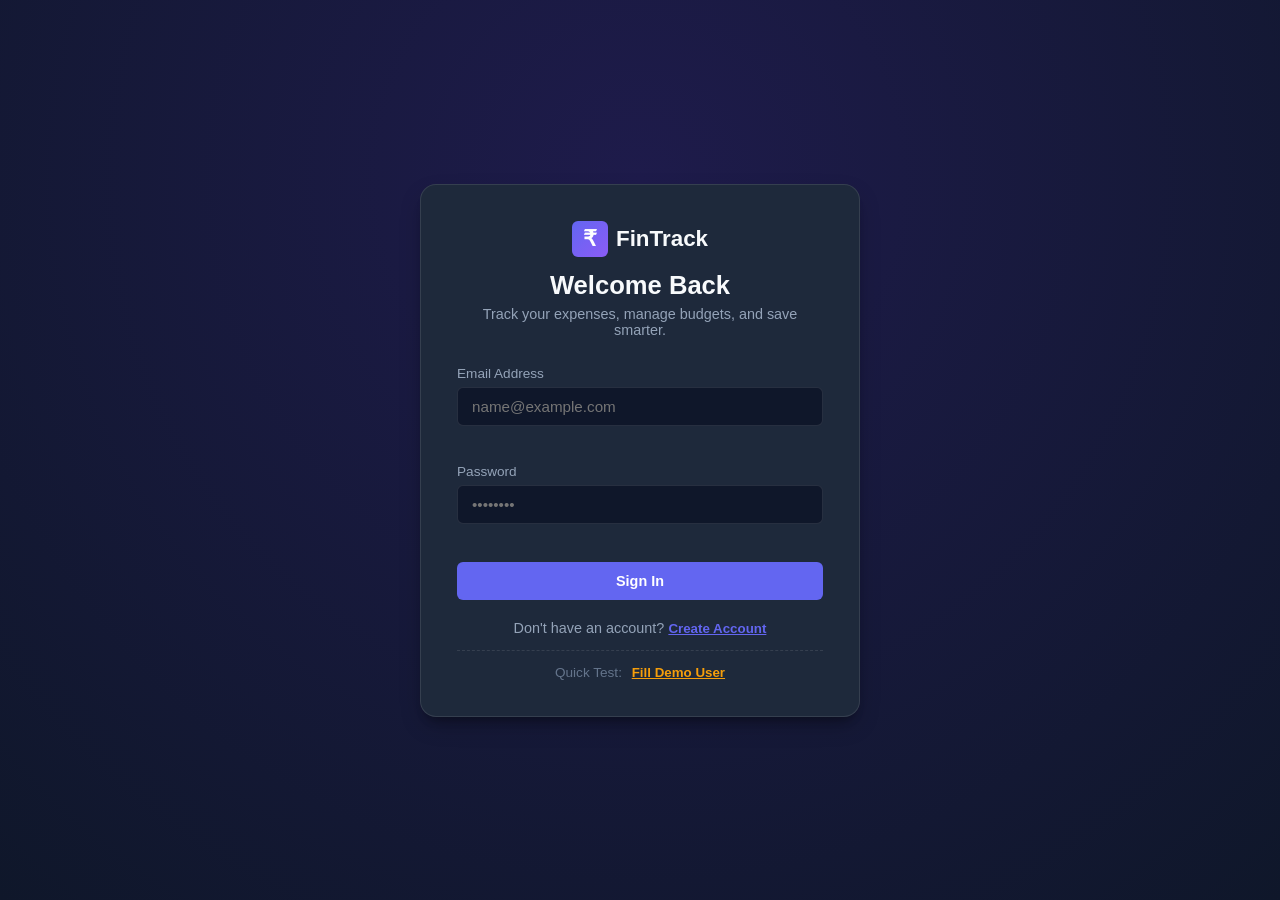
<file: expense-tracker/src/main/resources/static/index.html>
<!DOCTYPE html>
<html lang="en">
<head>
    <meta charset="UTF-8">
    <meta name="viewport" content="width=device-width, initial-scale=1.0">
    <meta name="description" content="Personal Finance and Expense Tracker with analytics, budget alerts, and data export.">
    <title>Expense Tracker - Smart Personal Finance</title>
    <link rel="stylesheet" href="style.css">
</head>
<body>
    <!-- Toast notification container -->
    <div id="toast-container" class="toast-container" aria-live="polite"></div>

    <!-- AUTH SECTION -->
    <div id="auth-section" class="auth-wrapper">
        <div class="auth-container">
            <div class="auth-header">
                <div class="brand-logo">
                    <span class="brand-icon">₹</span>
                    <span class="brand-name">FinTrack</span>
                </div>
                <h1 class="auth-title" id="auth-heading">Welcome Back</h1>
                <p class="auth-subtitle" id="auth-subheading">Track your expenses, manage budgets, and save smarter.</p>
            </div>

            <!-- Login Form -->
            <form id="login-form" class="auth-form" novalidate>
                <div class="form-group">
                    <label for="login-email">Email Address</label>
                    <input type="email" id="login-email" required placeholder="name@example.com" autocomplete="username">
                    <span class="field-error" id="login-email-error"></span>
                </div>
                <div class="form-group">
                    <label for="login-password">Password</label>
                    <input type="password" id="login-password" required placeholder="••••••••" autocomplete="current-password">
                    <span class="field-error" id="login-password-error"></span>
                </div>
                <button type="submit" id="login-btn" class="btn btn-primary btn-block">Sign In</button>
                <div class="auth-switch">
                    <span>Don't have an account?</span>
                    <button type="button" id="switch-to-register-btn" class="btn-link">Create Account</button>
                </div>
                <div class="demo-quick-login">
                    <span>Quick Test:</span>
                    <button type="button" id="demo-fill-btn" class="btn-link-demo">Fill Demo User</button>
                </div>
            </form>

            <!-- Register Form -->
            <form id="register-form" class="auth-form hidden" novalidate>
                <div class="form-group">
                    <label for="reg-name">Full Name</label>
                    <input type="text" id="reg-name" required placeholder="John Doe">
                    <span class="field-error" id="reg-name-error"></span>
                </div>
                <div class="form-group">
                    <label for="reg-email">Email Address</label>
                    <input type="email" id="reg-email" required placeholder="name@example.com" autocomplete="username">
                    <span class="field-error" id="reg-email-error"></span>
                </div>
                <div class="form-group">
                    <label for="reg-password">Password (min 8 chars, letter + digit)</label>
                    <input type="password" id="reg-password" required placeholder="••••••••" autocomplete="new-password">
                    <span class="field-error" id="reg-password-error"></span>
                </div>
                <div class="form-group">
                    <label for="reg-currency">Currency Symbol / Code</label>
                    <select id="reg-currency">
                        <option value="INR" selected>INR (₹)</option>
                        <option value="USD">USD ($)</option>
                        <option value="EUR">EUR (€)</option>
                        <option value="GBP">GBP (£)</option>
                    </select>
                </div>
                <button type="submit" id="register-btn" class="btn btn-primary btn-block">Create Account</button>
                <div class="auth-switch">
                    <span>Already have an account?</span>
                    <button type="button" id="switch-to-login-btn" class="btn-link">Sign In</button>
                </div>
            </form>
        </div>
    </div>

    <!-- MAIN APP SECTION -->
    <div id="app-section" class="app-layout hidden">
        <!-- Navigation Header -->
        <header class="app-header">
            <div class="header-left">
                <div class="brand-logo">
                    <span class="brand-icon">₹</span>
                    <span class="brand-name">FinTrack</span>
                </div>
                <nav class="nav-tabs">
                    <button type="button" class="nav-tab active" id="tab-dashboard" data-tab="dashboard">Dashboard</button>
                    <button type="button" class="nav-tab" id="tab-transactions" data-tab="transactions">Transactions</button>
                    <button type="button" class="nav-tab" id="tab-categories" data-tab="categories">Categories</button>
                    <button type="button" class="nav-tab" id="tab-budgets" data-tab="budgets">Budgets</button>
                </nav>
            </div>
            <div class="header-right">
                <div class="user-badge" id="user-badge">
                    <span class="user-avatar" id="user-avatar">U</span>
                    <div class="user-meta">
                        <span class="user-name" id="user-name-display">User</span>
                        <span class="user-currency" id="user-currency-display">INR</span>
                    </div>
                </div>
                <a href="/swagger-ui.html" target="_blank" class="btn btn-outline btn-sm" id="swagger-link" title="Open API Documentation">API Docs</a>
                <button type="button" id="logout-btn" class="btn btn-danger btn-sm">Log Out</button>
            </div>
        </header>

        <!-- Main Content Area -->
        <main class="app-content">
            <!-- 1. DASHBOARD VIEW -->
            <section id="view-dashboard" class="content-view active">
                <div class="view-header">
                    <div>
                        <h2>Financial Overview</h2>
                        <p class="text-muted">Real-time breakdown of your income, expenses, and savings rate</p>
                    </div>
                    <div class="date-filter-group">
                        <label for="dash-from">From:</label>
                        <input type="date" id="dash-from">
                        <label for="dash-to">To:</label>
                        <input type="date" id="dash-to">
                        <button type="button" id="dash-apply-btn" class="btn btn-primary btn-sm">Apply</button>
                        <button type="button" id="dash-reset-btn" class="btn btn-outline btn-sm">This Month</button>
                    </div>
                </div>

                <!-- Metric Cards -->
                <div class="stats-grid">
                    <div class="stat-card stat-income">
                        <div class="stat-header">
                            <span class="stat-title">Total Income</span>
                            <span class="stat-badge income">Income</span>
                        </div>
                        <div class="stat-value" id="stat-income-val">₹0.00</div>
                        <div class="stat-sub" id="stat-count-val">0 transactions</div>
                    </div>
                    <div class="stat-card stat-expense">
                        <div class="stat-header">
                            <span class="stat-title">Total Expense</span>
                            <span class="stat-badge expense">Expense</span>
                        </div>
                        <div class="stat-value" id="stat-expense-val">₹0.00</div>
                        <div class="stat-sub" id="stat-daily-avg-val">Avg daily: ₹0.00</div>
                    </div>
                    <div class="stat-card stat-net">
                        <div class="stat-header">
                            <span class="stat-title">Net Savings</span>
                            <span class="stat-badge net">Net</span>
                        </div>
                        <div class="stat-value" id="stat-net-val">₹0.00</div>
                        <div class="stat-sub" id="stat-highest-expense-val">Peak expense: ₹0.00</div>
                    </div>
                    <div class="stat-card stat-rate">
                        <div class="stat-header">
                            <span class="stat-title">Savings Rate</span>
                            <span class="stat-badge rate">Rate</span>
                        </div>
                        <div class="stat-value" id="stat-rate-val">0.00%</div>
                        <div class="stat-sub">Target: &gt; 20%</div>
                    </div>
                </div>

                <!-- Charts Section -->
                <div class="charts-grid">
                    <div class="card chart-card">
                        <div class="card-header">
                            <h3>Expenses by Category</h3>
                            <span class="card-subtitle">Distribution across categories</span>
                        </div>
                        <div class="canvas-wrapper">
                            <canvas id="categoryCanvas" width="340" height="340"></canvas>
                        </div>
                        <div id="category-legend" class="chart-legend"></div>
                    </div>

                    <div class="card chart-card">
                        <div class="card-header">
                            <h3>Monthly Trend</h3>
                            <span class="card-subtitle">Income vs Expenses (12 months)</span>
                        </div>
                        <div class="canvas-wrapper">
                            <canvas id="monthlyCanvas" width="560" height="340"></canvas>
                        </div>
                        <div class="monthly-legend">
                            <span class="legend-indicator" style="background:#10B981;"></span> Income
                            <span class="legend-indicator" style="background:#EF4444; margin-left: 1rem;"></span> Expense
                        </div>
                    </div>
                </div>

                <!-- Active Budgets Preview -->
                <div class="card">
                    <div class="card-header">
                        <h3>Monthly Budget Progress</h3>
                        <span class="card-subtitle" id="dash-budget-month-label">Current Month</span>
                    </div>
                    <div id="dash-budget-progress-container" class="budget-progress-list">
                        <!-- Rendered by JS -->
                    </div>
                </div>
            </section>

            <!-- 2. TRANSACTIONS VIEW -->
            <section id="view-transactions" class="content-view">
                <div class="view-header">
                    <div>
                        <h2>Transactions</h2>
                        <p class="text-muted">Manage, filter, and inspect your financial records</p>
                    </div>
                    <div class="view-actions">
                        <button type="button" id="export-csv-btn" class="btn btn-outline">Download CSV</button>
                        <button type="button" id="add-transaction-modal-btn" class="btn btn-primary">+ Add Transaction</button>
                    </div>
                </div>

                <!-- Filter Controls -->
                <div class="filter-card">
                    <div class="filter-grid">
                        <div class="filter-group">
                            <label for="filter-search">Search</label>
                            <input type="text" id="filter-search" placeholder="Search description...">
                        </div>
                        <div class="filter-group">
                            <label for="filter-type">Type</label>
                            <select id="filter-type">
                                <option value="">All Types</option>
                                <option value="INCOME">Income</option>
                                <option value="EXPENSE">Expense</option>
                            </select>
                        </div>
                        <div class="filter-group">
                            <label for="filter-category">Category</label>
                            <select id="filter-category">
                                <option value="">All Categories</option>
                            </select>
                        </div>
                        <div class="filter-group">
                            <label for="filter-payment">Payment</label>
                            <select id="filter-payment">
                                <option value="">All Methods</option>
                                <option value="CASH">Cash</option>
                                <option value="CARD">Card</option>
                                <option value="UPI">UPI</option>
                                <option value="BANK_TRANSFER">Bank Transfer</option>
                                <option value="OTHER">Other</option>
                            </select>
                        </div>
                        <div class="filter-group">
                            <label for="filter-from">From</label>
                            <input type="date" id="filter-from">
                        </div>
                        <div class="filter-group">
                            <label for="filter-to">To</label>
                            <input type="date" id="filter-to">
                        </div>
                        <div class="filter-group">
                            <label for="filter-min">Min Amount</label>
                            <input type="number" id="filter-min" step="0.01" min="0" placeholder="0.00">
                        </div>
                        <div class="filter-group">
                            <label for="filter-max">Max Amount</label>
                            <input type="number" id="filter-max" step="0.01" min="0" placeholder="Max">
                        </div>
                    </div>
                    <div class="filter-footer">
                        <button type="button" id="apply-filters-btn" class="btn btn-primary btn-sm">Filter</button>
                        <button type="button" id="reset-filters-btn" class="btn btn-outline btn-sm">Reset</button>
                    </div>
                </div>

                <!-- Transactions Table -->
                <div class="table-responsive card">
                    <table class="data-table" id="transactions-table">
                        <thead>
                            <tr>
                                <th>Date</th>
                                <th>Description</th>
                                <th>Category</th>
                                <th>Method</th>
                                <th>Type</th>
                                <th class="text-right">Amount</th>
                                <th class="text-center">Actions</th>
                            </tr>
                        </thead>
                        <tbody id="transactions-tbody">
                            <!-- Populated via JS -->
                        </tbody>
                    </table>
                    <div id="transactions-empty" class="empty-state hidden">No transactions found matching criteria.</div>
                    
                    <!-- Pagination Bar -->
                    <div class="pagination-bar">
                        <div class="pagination-info" id="pagination-info">Showing 0 of 0</div>
                        <div class="pagination-controls">
                            <button type="button" id="prev-page-btn" class="btn btn-outline btn-sm" disabled>Previous</button>
                            <span id="page-num-display" class="page-indicator">Page 1</span>
                            <button type="button" id="next-page-btn" class="btn btn-outline btn-sm" disabled>Next</button>
                        </div>
                    </div>
                </div>
            </section>

            <!-- 3. CATEGORIES VIEW -->
            <section id="view-categories" class="content-view">
                <div class="view-header">
                    <div>
                        <h2>Categories</h2>
                        <p class="text-muted">Global default categories and your customized budget categories</p>
                    </div>
                    <button type="button" id="add-category-modal-btn" class="btn btn-primary">+ Add Category</button>
                </div>

                <div class="card">
                    <div class="categories-grid" id="categories-container">
                        <!-- Populated by JS -->
                    </div>
                </div>
            </section>

            <!-- 4. BUDGETS VIEW -->
            <section id="view-budgets" class="content-view">
                <div class="view-header">
                    <div>
                        <h2>Monthly Budgets</h2>
                        <p class="text-muted">Set spending limits and receive warnings when approaching thresholds</p>
                    </div>
                    <div class="view-actions">
                        <input type="month" id="budget-month-picker" class="month-input">
                        <button type="button" id="add-budget-modal-btn" class="btn btn-primary">+ Set Budget</button>
                    </div>
                </div>

                <div class="card">
                    <div class="card-header">
                        <h3>Budget Utilization Status</h3>
                        <span class="card-subtitle" id="budget-status-month-title">Status Report</span>
                    </div>
                    <div class="budgets-status-grid" id="budgets-status-container">
                        <!-- Populated by JS -->
                    </div>
                </div>
            </section>
        </main>
    </div>

    <!-- MODALS -->

    <!-- Transaction Modal (Create / Edit) -->
    <div id="transaction-modal" class="modal-backdrop hidden">
        <div class="modal-dialog">
            <div class="modal-header">
                <h3 id="tx-modal-title">Add Transaction</h3>
                <button type="button" class="modal-close-btn" id="close-tx-modal">&times;</button>
            </div>
            <form id="transaction-form" novalidate>
                <input type="hidden" id="tx-id">
                <div class="form-row">
                    <div class="form-group flex-1">
                        <label for="tx-type">Transaction Type</label>
                        <select id="tx-type" required>
                            <option value="EXPENSE">Expense</option>
                            <option value="INCOME">Income</option>
                        </select>
                    </div>
                    <div class="form-group flex-1">
                        <label for="tx-category">Category</label>
                        <select id="tx-category" required></select>
                    </div>
                </div>
                <div class="form-row">
                    <div class="form-group flex-1">
                        <label for="tx-amount">Amount</label>
                        <input type="number" id="tx-amount" step="0.01" min="0.01" required placeholder="0.00">
                    </div>
                    <div class="form-group flex-1">
                        <label for="tx-date">Date</label>
                        <input type="date" id="tx-date" required>
                    </div>
                </div>
                <div class="form-row">
                    <div class="form-group flex-1">
                        <label for="tx-payment">Payment Method</label>
                        <select id="tx-payment" required>
                            <option value="UPI">UPI</option>
                            <option value="CARD">Card</option>
                            <option value="CASH">Cash</option>
                            <option value="BANK_TRANSFER">Bank Transfer</option>
                            <option value="OTHER">Other</option>
                        </select>
                    </div>
                    <div class="form-group flex-1">
                        <label for="tx-description">Description</label>
                        <input type="text" id="tx-description" maxlength="255" required placeholder="e.g. Grocery shopping">
                    </div>
                </div>
                <div class="form-group">
                    <label for="tx-notes">Notes (optional)</label>
                    <textarea id="tx-notes" rows="2" placeholder="Additional details..."></textarea>
                </div>
                <div class="modal-footer">
                    <button type="button" class="btn btn-outline" id="cancel-tx-modal">Cancel</button>
                    <button type="submit" class="btn btn-primary" id="save-tx-btn">Save Transaction</button>
                </div>
            </form>
        </div>
    </div>

    <!-- Category Modal (Create / Edit) -->
    <div id="category-modal" class="modal-backdrop hidden">
        <div class="modal-dialog">
            <div class="modal-header">
                <h3 id="cat-modal-title">Add Category</h3>
                <button type="button" class="modal-close-btn" id="close-cat-modal">&times;</button>
            </div>
            <form id="category-form" novalidate>
                <input type="hidden" id="cat-id">
                <div class="form-group">
                    <label for="cat-name">Category Name</label>
                    <input type="text" id="cat-name" maxlength="100" required placeholder="e.g. Subscriptions">
                </div>
                <div class="form-row">
                    <div class="form-group flex-1">
                        <label for="cat-type">Type</label>
                        <select id="cat-type" required>
                            <option value="EXPENSE">Expense</option>
                            <option value="INCOME">Income</option>
                        </select>
                    </div>
                    <div class="form-group flex-1">
                        <label for="cat-color">Color</label>
                        <input type="color" id="cat-color" value="#3B82F6">
                    </div>
                </div>
                <div class="form-group">
                    <label for="cat-icon">Icon Keyword</label>
                    <input type="text" id="cat-icon" maxlength="50" placeholder="e.g. tag, shopping-bag, coffee">
                </div>
                <div class="modal-footer">
                    <button type="button" class="btn btn-outline" id="cancel-cat-modal">Cancel</button>
                    <button type="submit" class="btn btn-primary" id="save-cat-btn">Save Category</button>
                </div>
            </form>
        </div>
    </div>

    <!-- Budget Modal (Create / Edit) -->
    <div id="budget-modal" class="modal-backdrop hidden">
        <div class="modal-dialog">
            <div class="modal-header">
                <h3 id="budget-modal-title">Set Monthly Budget</h3>
                <button type="button" class="modal-close-btn" id="close-budget-modal">&times;</button>
            </div>
            <form id="budget-form" novalidate>
                <input type="hidden" id="budget-id">
                <div class="form-group">
                    <label for="budget-month">Month (YYYY-MM)</label>
                    <input type="month" id="budget-month" required>
                </div>
                <div class="form-group">
                    <label for="budget-category">Category (Leave empty for Overall Monthly Budget)</label>
                    <select id="budget-category">
                        <option value="">Overall Monthly Budget</option>
                    </select>
                </div>
                <div class="form-group">
                    <label for="budget-limit">Limit Amount</label>
                    <input type="number" id="budget-limit" step="0.01" min="0.01" required placeholder="10000.00">
                </div>
                <div class="modal-footer">
                    <button type="button" class="btn btn-outline" id="cancel-budget-modal">Cancel</button>
                    <button type="submit" class="btn btn-primary" id="save-budget-btn">Save Budget</button>
                </div>
            </form>
        </div>
    </div>

    <script src="app.js"></script>
</body>
</html>
</file>
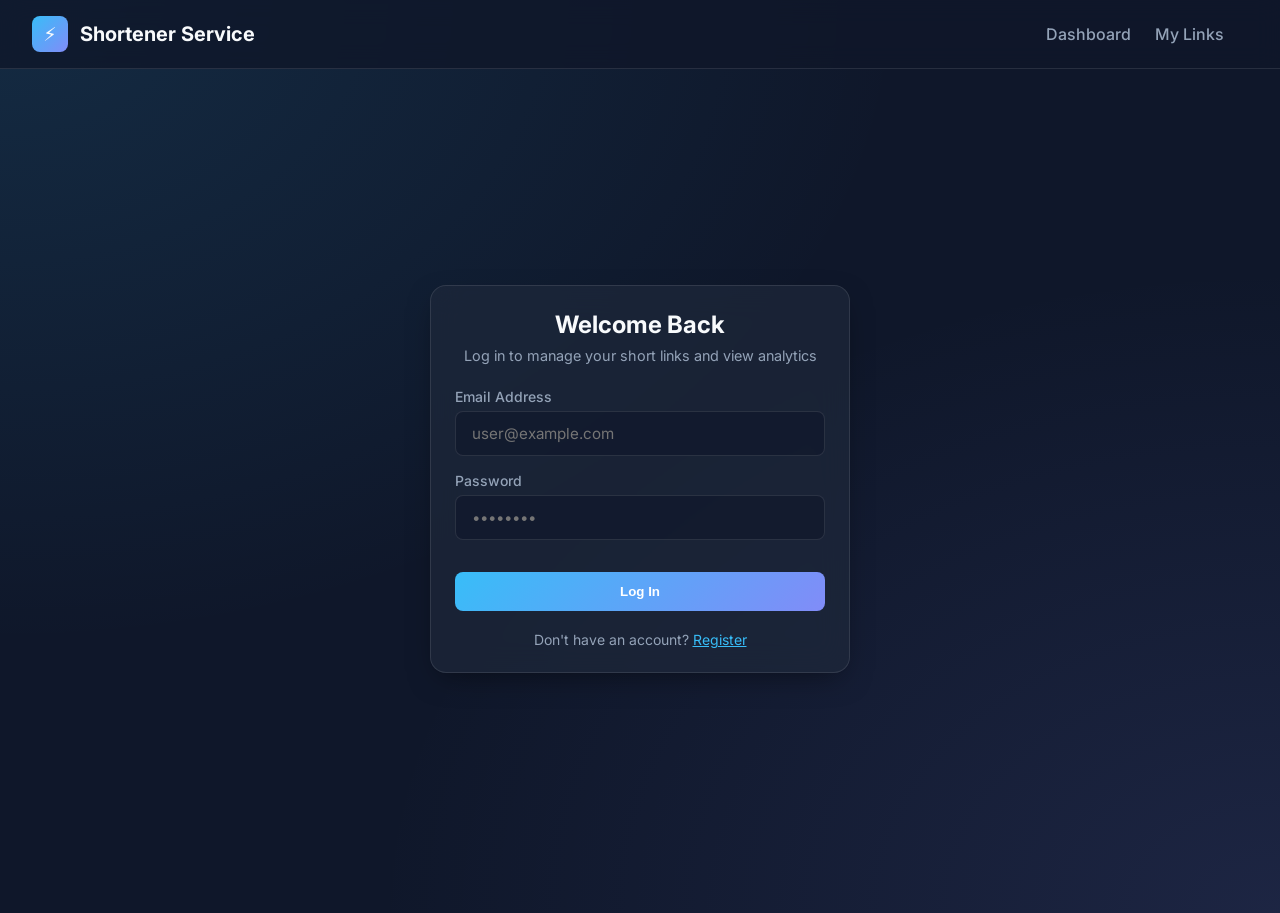
<file: url-shortener/src/main/resources/static/index.html>
<!DOCTYPE html>
<html lang="en">
<head>
    <meta charset="UTF-8">
    <meta name="viewport" content="width=device-width, initial-scale=1.0">
    <title>URL Shortener - Multi-User Analytics Platform</title>
    <link rel="stylesheet" href="style.css">
    <link rel="preconnect" href="https://fonts.googleapis.com">
    <link rel="preconnect" href="https://fonts.gstatic.com" crossorigin>
    <link href="https://fonts.googleapis.com/css2?family=Inter:wght@400;500;600;700&display=swap" rel="stylesheet">
</head>
<body>
    <header class="app-header">
        <a href="index.html" class="brand">
            <div class="brand-icon">⚡</div>
            <span>Shortener Service</span>
        </a>
        <nav class="nav-links">
            <a href="dashboard.html" class="nav-link">Dashboard</a>
            <a href="link.html" class="nav-link">My Links</a>
            <div id="user-nav"></div>
        </nav>
    </header>

    <div class="container auth-wrapper">
        <div class="panel auth-card">
            <div id="auth-header">
                <h2 style="font-size: 1.5rem; text-align: center; margin-bottom: 0.5rem;" id="form-title">Welcome Back</h2>
                <p style="text-align: center; color: var(--text-secondary); margin-bottom: 1.5rem; font-size: 0.9rem;" id="form-subtitle">Log in to manage your short links and view analytics</p>
            </div>

            <!-- Login Form -->
            <form id="login-form">
                <div class="form-group">
                    <label for="login-email">Email Address</label>
                    <input type="email" id="login-email" required placeholder="user@example.com">
                </div>
                <div class="form-group">
                    <label for="login-password">Password</label>
                    <input type="password" id="login-password" required placeholder="••••••••">
                </div>
                <button type="submit" class="btn" style="width: 100%; margin-top: 1rem;">Log In</button>
                <p style="text-align: center; margin-top: 1.25rem; font-size: 0.875rem; color: var(--text-secondary);">
                    Don't have an account? <a href="#" id="toggle-to-register" style="color: var(--accent-blue);">Register</a>
                </p>
            </form>

            <!-- Register Form -->
            <form id="register-form" style="display: none;">
                <div class="form-group">
                    <label for="reg-name">Full Name</label>
                    <input type="text" id="reg-name" required placeholder="Jane Doe">
                </div>
                <div class="form-group">
                    <label for="reg-email">Email Address</label>
                    <input type="email" id="reg-email" required placeholder="user@example.com">
                </div>
                <div class="form-group">
                    <label for="reg-password">Password (min 8 chars, 1 letter, 1 number)</label>
                    <input type="password" id="reg-password" required placeholder="••••••••">
                </div>
                <button type="submit" class="btn" style="width: 100%; margin-top: 1rem;">Create Account</button>
                <p style="text-align: center; margin-top: 1.25rem; font-size: 0.875rem; color: var(--text-secondary);">
                    Already have an account? <a href="#" id="toggle-to-login" style="color: var(--accent-blue);">Log In</a>
                </p>
            </form>
        </div>
    </div>

    <div id="toast" class="toast"></div>

    <script src="app.js"></script>
    <script>
        document.addEventListener('DOMContentLoaded', () => {
            if (App.token) {
                window.location.href = 'dashboard.html';
                return;
            }

            const loginForm = document.getElementById('login-form');
            const registerForm = document.getElementById('register-form');
            const toggleReg = document.getElementById('toggle-to-register');
            const toggleLogin = document.getElementById('toggle-to-login');
            const formTitle = document.getElementById('form-title');
            const formSubtitle = document.getElementById('form-subtitle');

            toggleReg.addEventListener('click', (e) => {
                e.preventDefault();
                loginForm.style.display = 'none';
                registerForm.style.display = 'block';
                formTitle.textContent = 'Create an Account';
                formSubtitle.textContent = 'Start shortening links with detailed click tracking';
            });

            toggleLogin.addEventListener('click', (e) => {
                e.preventDefault();
                registerForm.style.display = 'none';
                loginForm.style.display = 'block';
                formTitle.textContent = 'Welcome Back';
                formSubtitle.textContent = 'Log in to manage your short links and view analytics';
            });

            loginForm.addEventListener('submit', async (e) => {
                e.preventDefault();
                const email = document.getElementById('login-email').value;
                const password = document.getElementById('login-password').value;

                try {
                    const res = await App.fetchApi('/api/auth/login', {
                        method: 'POST',
                        body: JSON.stringify({ email, password })
                    });
                    App.setSession(res.token, { id: res.userId, email: res.email, name: res.name });
                    App.showToast('Login successful!');
                    setTimeout(() => window.location.href = 'dashboard.html', 500);
                } catch (err) {
                    App.showToast(err.message, 'error');
                }
            });

            registerForm.addEventListener('submit', async (e) => {
                e.preventDefault();
                const name = document.getElementById('reg-name').value;
                const email = document.getElementById('reg-email').value;
                const password = document.getElementById('reg-password').value;

                try {
                    const res = await App.fetchApi('/api/auth/register', {
                        method: 'POST',
                        body: JSON.stringify({ name, email, password })
                    });
                    App.setSession(res.token, { id: res.userId, email: res.email, name: res.name });
                    App.showToast('Registration successful!');
                    setTimeout(() => window.location.href = 'dashboard.html', 500);
                } catch (err) {
                    App.showToast(err.message, 'error');
                }
            });
        });
    </script>
</body>
</html>
</file>
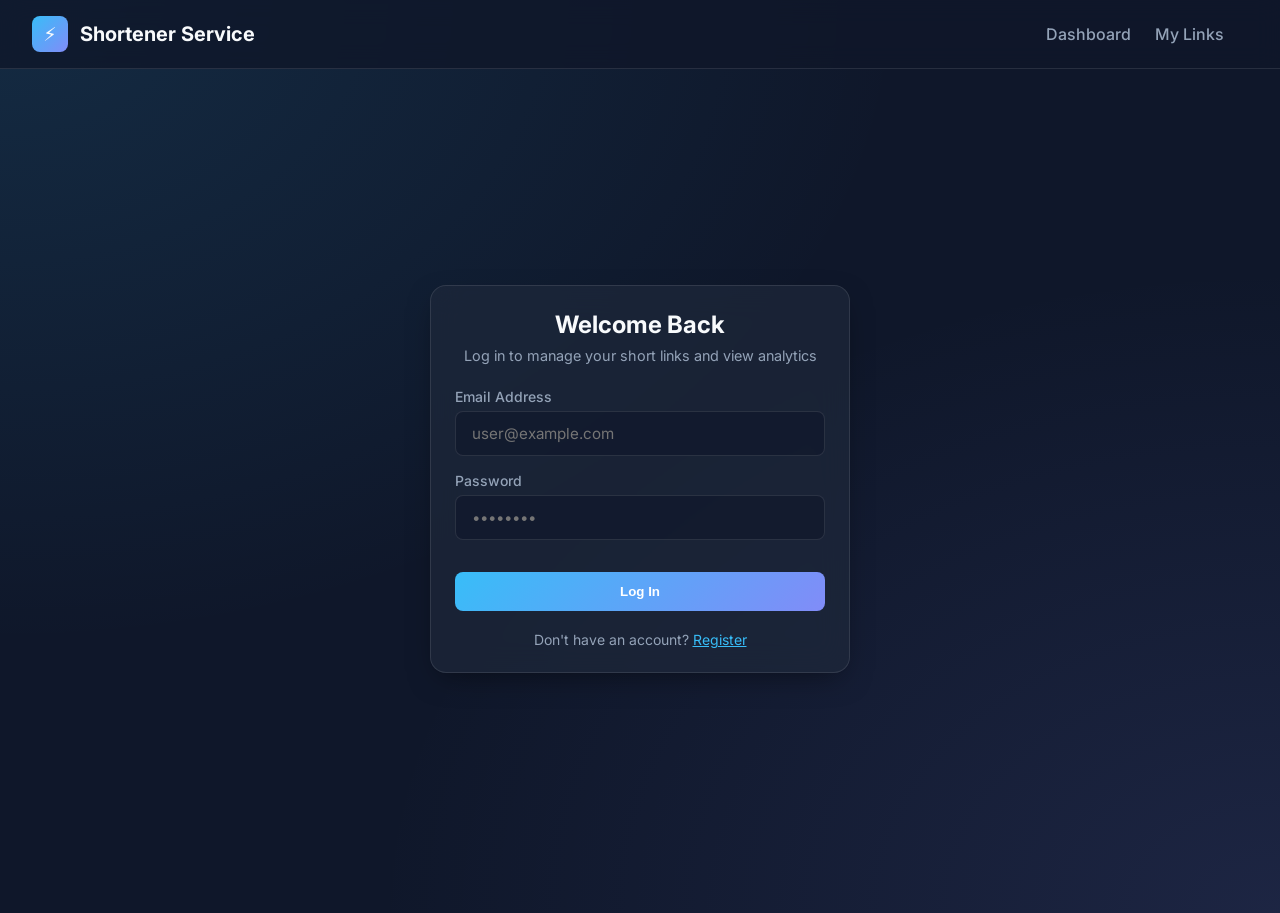
<file: url-shortener/src/main/resources/static/dashboard.html>
<!DOCTYPE html>
<html lang="en">
<head>
    <meta charset="UTF-8">
    <meta name="viewport" content="width=device-width, initial-scale=1.0">
    <title>Dashboard - URL Shortener Platform</title>
    <link rel="stylesheet" href="style.css">
    <link rel="preconnect" href="https://fonts.googleapis.com">
    <link rel="preconnect" href="https://fonts.gstatic.com" crossorigin>
    <link href="https://fonts.googleapis.com/css2?family=Inter:wght@400;500;600;700&display=swap" rel="stylesheet">
</head>
<body>
    <header class="app-header">
        <a href="index.html" class="brand">
            <div class="brand-icon">⚡</div>
            <span>Shortener Service</span>
        </a>
        <nav class="nav-links">
            <a href="dashboard.html" class="nav-link active">Dashboard</a>
            <a href="link.html" class="nav-link">My Links</a>
            <div id="user-nav"></div>
        </nav>
    </header>

    <div class="container">
        <!-- Overview Stat Cards -->
        <div class="stats-grid">
            <div class="stat-card">
                <span class="stat-label">Total Short Links</span>
                <span class="stat-value" id="stat-total-links">0</span>
                <span class="stat-badge badge-success" id="stat-active-links">0 Active</span>
            </div>
            <div class="stat-card">
                <span class="stat-label">Total Link Clicks</span>
                <span class="stat-value" id="stat-total-clicks">0</span>
                <span class="stat-badge badge-success" id="stat-trend-badge">+0% vs prev</span>
            </div>
            <div class="stat-card">
                <span class="stat-label">Unique Visitors</span>
                <span class="stat-value" id="stat-unique-visitors">0</span>
                <span class="stat-label" style="font-size:0.75rem;">Hashed privacy protected</span>
            </div>
            <div class="stat-card">
                <span class="stat-label">Clicks Recorded Today</span>
                <span class="stat-value" id="stat-clicks-today">0</span>
                <span class="stat-badge badge-success">Live Tracking</span>
            </div>
        </div>

        <!-- Clicks Over Time Line Chart Panel -->
        <div class="panel">
            <div class="panel-title">
                <span>Click Performance Trend</span>
                <div style="display: flex; gap: 0.5rem;">
                    <button class="btn btn-secondary btn-sm" onclick="loadDashboardData(7)">7 Days</button>
                    <button class="btn btn-secondary btn-sm" onclick="loadDashboardData(30)">30 Days</button>
                    <button class="btn btn-secondary btn-sm" onclick="loadDashboardData(90)">90 Days</button>
                </div>
            </div>
            <canvas id="overview-line-chart" height="260"></canvas>
        </div>

        <!-- Top Links Table & Breakdown Grid -->
        <div style="display: grid; grid-template-columns: 2fr 1fr; gap: 1.5rem;">
            <div class="panel">
                <div class="panel-title">Top Performing Short Links</div>
                <div class="table-container">
                    <table>
                        <thead>
                            <tr>
                                <th>Short Code</th>
                                <th>Title / Destination</th>
                                <th>Clicks</th>
                                <th>Action</th>
                            </tr>
                        </thead>
                        <tbody id="top-links-tbody">
                            <tr><td colspan="4" style="text-align: center; color: var(--text-muted);">Loading top links...</td></tr>
                        </tbody>
                    </table>
                </div>
            </div>

            <div class="panel">
                <div class="panel-title">Device Breakdown</div>
                <canvas id="device-doughnut-chart" height="220"></canvas>
            </div>
        </div>
    </div>

    <div id="toast" class="toast"></div>

    <script src="app.js"></script>
    <script>
        document.addEventListener('DOMContentLoaded', () => {
            if (!App.token) {
                window.location.href = 'index.html';
                return;
            }
            loadDashboardData(30);
        });

        async function loadDashboardData(days = 30) {
            try {
                const to = new Date().toISOString();
                const fromDate = new Date();
                fromDate.setDate(fromDate.getDate() - days);
                const from = fromDate.toISOString();

                // Fetch overview stats
                const overview = await App.fetchApi(`/api/analytics/overview?from=${encodeURIComponent(from)}&to=${encodeURIComponent(to)}`);

                document.getElementById('stat-total-links').textContent = overview.totalLinks;
                document.getElementById('stat-active-links').textContent = `${overview.activeLinks} Active`;
                document.getElementById('stat-total-clicks').textContent = overview.totalClicks.toLocaleString();
                document.getElementById('stat-unique-visitors').textContent = overview.uniqueVisitors.toLocaleString();
                document.getElementById('stat-clicks-today').textContent = overview.clicksToday.toLocaleString();

                const trendBadge = document.getElementById('stat-trend-badge');
                if (overview.clickChangePercent >= 0) {
                    trendBadge.textContent = `+${overview.clickChangePercent}% vs prev`;
                    trendBadge.className = 'stat-badge badge-success';
                } else {
                    trendBadge.textContent = `${overview.clickChangePercent}% vs prev`;
                    trendBadge.className = 'stat-badge badge-warning';
                }

                // Render Top Links Table
                const tbody = document.getElementById('top-links-tbody');
                if (!overview.topLinks || overview.topLinks.length === 0) {
                    tbody.innerHTML = '<tr><td colspan="4" style="text-align: center; color: var(--text-muted);">No links available yet. Create one on "My Links" page!</td></tr>';
                } else {
                    tbody.innerHTML = overview.topLinks.map(link => `
                        <tr>
                            <td><a href="/${App.escapeHtml(link.shortCode)}" target="_blank" style="color: var(--accent-blue); font-weight: 600;">/${App.escapeHtml(link.shortCode)}</a></td>
                            <td style="max-width: 280px; overflow: hidden; text-overflow: ellipsis; white-space: nowrap;">
                                <strong>${App.escapeHtml(link.title || 'Untitled')}</strong><br>
                                <span style="font-size: 0.8rem; color: var(--text-secondary);">${App.escapeHtml(link.originalUrl)}</span>
                            </td>
                            <td><strong style="color: var(--accent-emerald);">${link.clicks.toLocaleString()}</strong></td>
                            <td><a href="link.html?id=${link.linkId}" class="btn btn-secondary btn-sm">Analytics</a></td>
                        </tr>
                    `).join('');
                }

                // Render Chart from first link if available or synthetic time series
                if (overview.topLinks && overview.topLinks.length > 0) {
                    const topLinkId = overview.topLinks[0].linkId;
                    const linkAnalytics = await App.fetchApi(`/api/links/${topLinkId}/analytics?from=${encodeURIComponent(from)}&to=${encodeURIComponent(to)}&granularity=day`);
                    const labels = linkAnalytics.timeSeries.map(p => p.bucketKey);
                    const clicks = linkAnalytics.timeSeries.map(p => p.clicks);
                    App.Charts.drawLineChart('overview-line-chart', labels, clicks);

                    // Fetch device breakdown for top link
                    const breakdown = await App.fetchApi(`/api/links/${topLinkId}/analytics/breakdown?dimension=device&from=${encodeURIComponent(from)}&to=${encodeURIComponent(to)}`);
                    App.Charts.drawDoughnutChart('device-doughnut-chart', breakdown.items);
                } else {
                    App.Charts.drawLineChart('overview-line-chart', [], []);
                    App.Charts.drawDoughnutChart('device-doughnut-chart', []);
                }

            } catch (err) {
                App.showToast(err.message, 'error');
            }
        }
    </script>
</body>
</html>
</file>
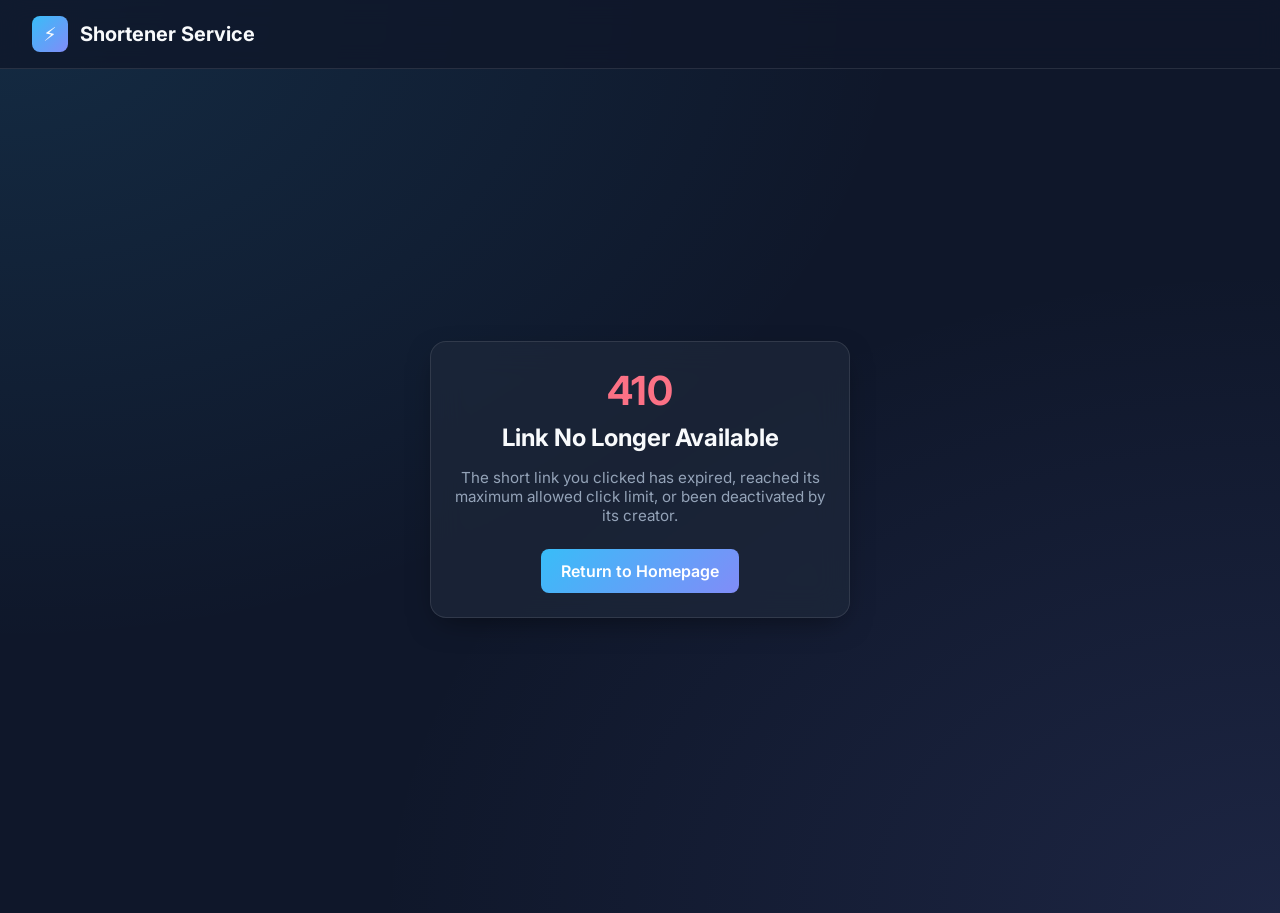
<file: url-shortener/src/main/resources/static/expired.html>
<!DOCTYPE html>
<html lang="en">
<head>
    <meta charset="UTF-8">
    <meta name="viewport" content="width=device-width, initial-scale=1.0">
    <title>410 - Link Expired or Limit Reached</title>
    <link rel="stylesheet" href="style.css">
    <link rel="preconnect" href="https://fonts.googleapis.com">
    <link rel="preconnect" href="https://fonts.gstatic.com" crossorigin>
    <link href="https://fonts.googleapis.com/css2?family=Inter:wght@400;500;600;700&display=swap" rel="stylesheet">
</head>
<body>
    <header class="app-header">
        <a href="index.html" class="brand">
            <div class="brand-icon">⚡</div>
            <span>Shortener Service</span>
        </a>
    </header>

    <div class="container auth-wrapper">
        <div class="panel auth-card" style="text-align: center;">
            <h1 style="color: var(--accent-rose); font-size: 2.5rem; margin-bottom: 0.5rem;">410</h1>
            <h2 style="margin-bottom: 1rem;">Link No Longer Available</h2>
            <p style="color: var(--text-secondary); margin-bottom: 1.5rem; font-size: 0.95rem;">
                The short link you clicked has expired, reached its maximum allowed click limit, or been deactivated by its creator.
            </p>
            <a href="index.html" class="btn">Return to Homepage</a>
        </div>
    </div>
</body>
</html>
</file>
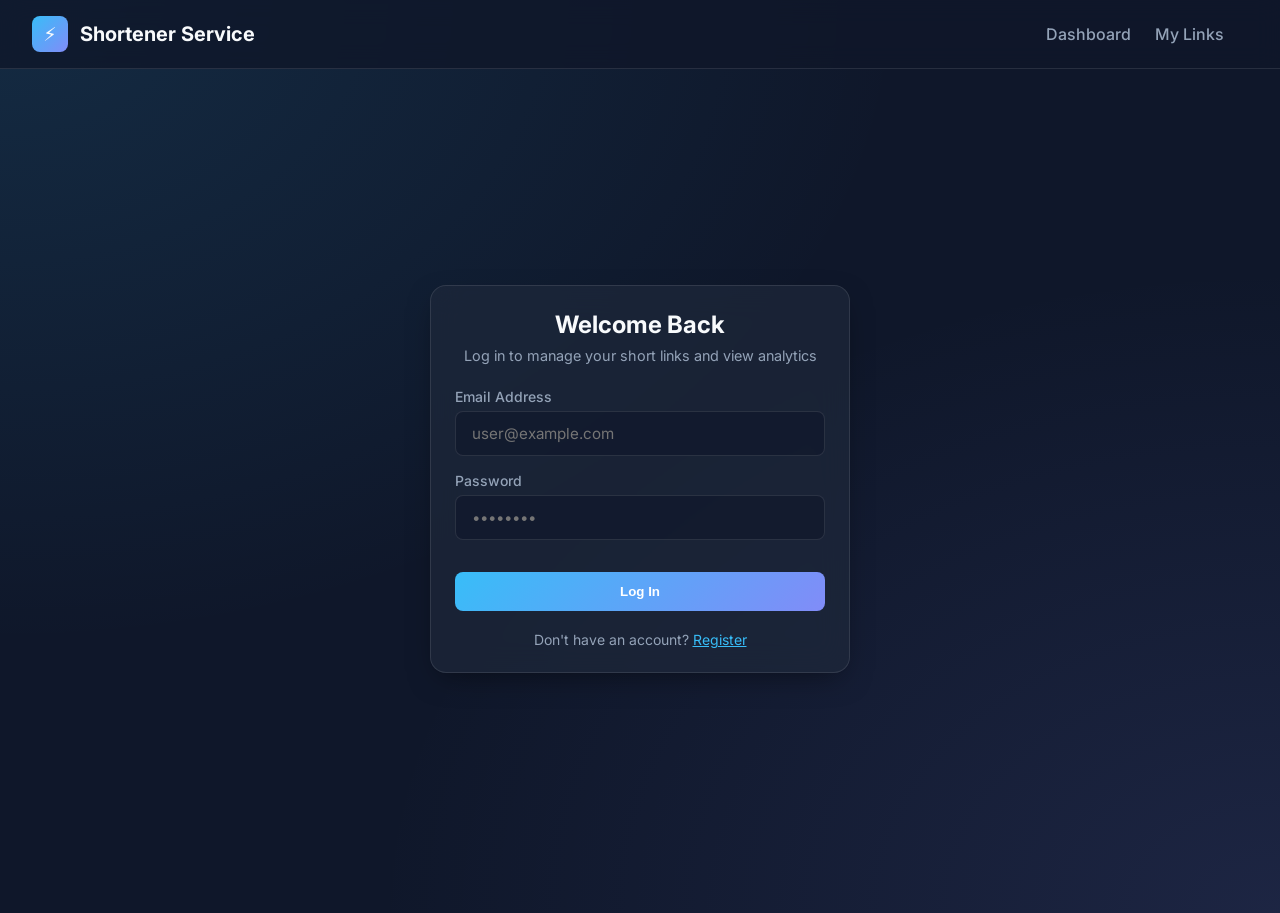
<file: url-shortener/src/main/resources/static/link.html>
<!DOCTYPE html>
<html lang="en">
<head>
    <meta charset="UTF-8">
    <meta name="viewport" content="width=device-width, initial-scale=1.0">
    <title>My Short Links - URL Shortener Platform</title>
    <link rel="stylesheet" href="style.css">
    <link rel="preconnect" href="https://fonts.googleapis.com">
    <link rel="preconnect" href="https://fonts.gstatic.com" crossorigin>
    <link href="https://fonts.googleapis.com/css2?family=Inter:wght@400;500;600;700&display=swap" rel="stylesheet">
</head>
<body>
    <header class="app-header">
        <a href="index.html" class="brand">
            <div class="brand-icon">⚡</div>
            <span>Shortener Service</span>
        </a>
        <nav class="nav-links">
            <a href="dashboard.html" class="nav-link">Dashboard</a>
            <a href="link.html" class="nav-link active">My Links</a>
            <div id="user-nav"></div>
        </nav>
    </header>

    <div class="container">
        <!-- Create Link Panel -->
        <div class="panel">
            <div class="panel-title">Shorten a New URL</div>
            <form id="create-link-form" style="display: grid; grid-template-columns: 2fr 1fr 1fr auto; gap: 1rem; align-items: end;">
                <div class="form-group" style="margin:0;">
                    <label for="new-url">Destination URL *</label>
                    <input type="url" id="new-url" required placeholder="https://example.com/long-destination-path">
                </div>
                <div class="form-group" style="margin:0;">
                    <label for="new-alias">Custom Alias (optional)</label>
                    <input type="text" id="new-alias" placeholder="my-custom-code">
                </div>
                <div class="form-group" style="margin:0;">
                    <label for="new-title">Title (optional)</label>
                    <input type="text" id="new-title" placeholder="My Campaign Link">
                </div>
                <button type="submit" class="btn">Shorten URL</button>
            </form>
        </div>

        <!-- Links Table & Search Panel -->
        <div class="panel">
            <div class="panel-title">
                <span>Manage Short Links</span>
                <div style="display: flex; gap: 0.75rem;">
                    <input type="text" id="search-input" placeholder="Search by title, code, URL..." style="padding: 0.4rem 0.8rem; font-size: 0.85rem;">
                    <button onclick="loadLinks(0)" class="btn btn-secondary btn-sm">Search</button>
                </div>
            </div>

            <div class="table-container">
                <table>
                    <thead>
                        <tr>
                            <th>Short Code & URL</th>
                            <th>Original Destination</th>
                            <th>Clicks</th>
                            <th>Active</th>
                            <th>Created</th>
                            <th>Actions</th>
                        </tr>
                    </thead>
                    <tbody id="links-tbody">
                        <tr><td colspan="6" style="text-align: center; color: var(--text-muted);">Loading links...</td></tr>
                    </tbody>
                </table>
            </div>

            <div style="display: flex; justify-content: space-between; align-items: center; margin-top: 1rem;">
                <span id="pagination-info" style="font-size: 0.85rem; color: var(--text-secondary);">Page 1</span>
                <div>
                    <button id="prev-page-btn" class="btn btn-secondary btn-sm" disabled>Previous</button>
                    <button id="next-page-btn" class="btn btn-secondary btn-sm" disabled>Next</button>
                </div>
            </div>
        </div>

        <!-- Single Link Analytics Detail View (Shown if selected or via URL param) -->
        <div class="panel" id="detail-panel" style="display: none;">
            <div class="panel-title">
                <span id="detail-title">Link Analytics</span>
                <div style="display: flex; gap: 0.5rem;">
                    <button class="btn btn-secondary btn-sm" onclick="exportCsv()">Export CSV</button>
                    <button class="btn btn-secondary btn-sm" onclick="showQrModal()">QR Code</button>
                </div>
            </div>
            <div style="display: grid; grid-template-columns: 2fr 1fr; gap: 1.5rem;">
                <div>
                    <canvas id="link-line-chart" height="240"></canvas>
                </div>
                <div>
                    <canvas id="link-referrer-chart" height="220"></canvas>
                </div>
            </div>
        </div>
    </div>

    <!-- QR Code Modal -->
    <div id="qr-modal" class="modal-overlay">
        <div class="modal" style="text-align: center;">
            <h3 style="margin-bottom: 1rem;">Link QR Code</h3>
            <img id="qr-image" src="" alt="QR Code" style="border-radius: 8px; margin-bottom: 1rem; width: 200px; height: 200px;">
            <div>
                <a id="qr-download-btn" href="" download="qr-code.png" class="btn btn-sm">Download PNG</a>
                <button onclick="closeQrModal()" class="btn btn-secondary btn-sm">Close</button>
            </div>
        </div>
    </div>

    <div id="toast" class="toast"></div>

    <script src="app.js"></script>
    <script>
        let currentPage = 0;
        let activeLinkId = null;

        document.addEventListener('DOMContentLoaded', () => {
            if (!App.token) {
                window.location.href = 'index.html';
                return;
            }

            const urlParams = new URLSearchParams(window.location.search);
            if (urlParams.has('id')) {
                activeLinkId = parseInt(urlParams.get('id'));
            }

            loadLinks(0);

            document.getElementById('create-link-form').addEventListener('submit', async (e) => {
                e.preventDefault();
                const url = document.getElementById('new-url').value;
                const customAlias = document.getElementById('new-alias').value;
                const title = document.getElementById('new-title').value;

                try {
                    const res = await App.fetchApi('/api/links', {
                        method: 'POST',
                        body: JSON.stringify({ url, customAlias, title })
                    });
                    App.showToast(`Short link created: /${res.shortCode}`);
                    document.getElementById('create-link-form').reset();
                    loadLinks(0);
                } catch (err) {
                    App.showToast(err.message, 'error');
                }
            });

            document.getElementById('prev-page-btn').addEventListener('click', () => {
                if (currentPage > 0) loadLinks(currentPage - 1);
            });
            document.getElementById('next-page-btn').addEventListener('click', () => {
                loadLinks(currentPage + 1);
            });
        });

        async function loadLinks(page = 0) {
            currentPage = page;
            const search = document.getElementById('search-input').value;
            try {
                const res = await App.fetchApi(`/api/links?page=${page}&size=10&search=${encodeURIComponent(search)}`);
                const tbody = document.getElementById('links-tbody');

                if (res.content.length === 0) {
                    tbody.innerHTML = '<tr><td colspan="6" style="text-align: center; color: var(--text-muted);">No links found.</td></tr>';
                } else {
                    tbody.innerHTML = res.content.map(link => `
                        <tr>
                            <td>
                                <a href="${App.escapeHtml(link.shortUrl)}" target="_blank" style="color: var(--accent-blue); font-weight: 600;">/${App.escapeHtml(link.shortCode)}</a>
                                <button onclick="copyToClipboard('${App.escapeHtml(link.shortUrl)}')" class="btn btn-secondary btn-sm" style="padding: 2px 6px; font-size: 0.75rem; margin-left: 6px;">Copy</button>
                            </td>
                            <td style="max-width: 250px; overflow: hidden; text-overflow: ellipsis; white-space: nowrap;">
                                <strong>${App.escapeHtml(link.title || 'Untitled')}</strong><br>
                                <span style="font-size: 0.8rem; color: var(--text-secondary);">${App.escapeHtml(link.originalUrl)}</span>
                            </td>
                            <td><strong style="color: var(--accent-emerald);">${link.clickCount.toLocaleString()}</strong></td>
                            <td>
                                <label class="switch">
                                    <input type="checkbox" ${link.active ? 'checked' : ''} onchange="toggleLinkActive(${link.id}, this.checked)">
                                    <span class="slider"></span>
                                </label>
                            </td>
                            <td style="font-size: 0.8rem; color: var(--text-secondary);">${link.createdAt ? link.createdAt.substring(0, 10) : ''}</td>
                            <td>
                                <button onclick="loadLinkAnalytics(${link.id}, '${App.escapeHtml(link.shortCode)}')" class="btn btn-secondary btn-sm">Stats</button>
                                <button onclick="deleteLink(${link.id})" class="btn btn-danger btn-sm">Delete</button>
                            </td>
                        </tr>
                    `).join('');

                    if (activeLinkId) {
                        const found = res.content.find(l => l.id === activeLinkId);
                        if (found) loadLinkAnalytics(found.id, found.shortCode);
                    }
                }

                document.getElementById('pagination-info').textContent = `Page ${res.number + 1} of ${res.totalPages || 1}`;
                document.getElementById('prev-page-btn').disabled = res.first;
                document.getElementById('next-page-btn').disabled = res.last;

            } catch (err) {
                App.showToast(err.message, 'error');
            }
        }

        async function toggleLinkActive(id, active) {
            try {
                await App.fetchApi(`/api/links/${id}`, {
                    method: 'PUT',
                    body: JSON.stringify({ active })
                });
                App.showToast(`Link status updated to ${active ? 'Active' : 'Inactive'}`);
            } catch (err) {
                App.showToast(err.message, 'error');
            }
        }

        async function deleteLink(id) {
            if (!confirm('Are you sure you want to delete this short link?')) return;
            try {
                await App.fetchApi(`/api/links/${id}`, { method: 'DELETE' });
                App.showToast('Link deleted');
                loadLinks(currentPage);
            } catch (err) {
                App.showToast(err.message, 'error');
            }
        }

        function copyToClipboard(text) {
            navigator.clipboard.writeText(text).then(() => {
                App.showToast('Short URL copied to clipboard!');
            });
        }

        async function loadLinkAnalytics(id, code) {
            activeLinkId = id;
            document.getElementById('detail-panel').style.display = 'block';
            document.getElementById('detail-title').textContent = `Analytics for /${code}`;

            try {
                const analytics = await App.fetchApi(`/api/links/${id}/analytics?granularity=day`);
                const labels = analytics.timeSeries.map(p => p.bucketKey);
                const clicks = analytics.timeSeries.map(p => p.clicks);
                App.Charts.drawLineChart('link-line-chart', labels, clicks);

                const referrers = await App.fetchApi(`/api/links/${id}/analytics/breakdown?dimension=referrer`);
                App.Charts.drawDoughnutChart('link-referrer-chart', referrers.items);

                document.getElementById('detail-panel').scrollIntoView({ behavior: 'smooth' });
            } catch (err) {
                App.showToast(err.message, 'error');
            }
        }

        function showQrModal() {
            if (!activeLinkId) return;
            const img = document.getElementById('qr-image');
            const downloadBtn = document.getElementById('qr-download-btn');
            const qrUrl = `/api/links/${activeLinkId}/qr?size=256`;
            
            fetch(qrUrl, {
                headers: { 'Authorization': `Bearer ${App.token}` }
            }).then(res => res.blob()).then(blob => {
                const objectUrl = URL.createObjectURL(blob);
                img.src = objectUrl;
                downloadBtn.href = objectUrl;
                document.getElementById('qr-modal').classList.add('open');
            });
        }

        function closeQrModal() {
            document.getElementById('qr-modal').classList.remove('open');
        }

        function exportCsv() {
            if (!activeLinkId) return;
            fetch(`/api/links/${activeLinkId}/analytics/export?format=csv`, {
                headers: { 'Authorization': `Bearer ${App.token}` }
            })
            .then(response => response.blob())
            .then(blob => {
                const url = window.URL.createObjectURL(blob);
                const a = document.createElement('a');
                a.href = url;
                a.download = `link_${activeLinkId}_stats.csv`;
                document.body.appendChild(a);
                a.click();
                a.remove();
            });
        }
    </script>
</body>
</html>
</file>
<file: expense-tracker/src/main/resources/static/style.css>
:root {
    --bg-primary: #0F172A;
    --bg-secondary: #1E293B;
    --bg-card: rgba(30, 41, 59, 0.7);
    --border-color: rgba(255, 255, 255, 0.1);
    --text-primary: #F8FAFC;
    --text-secondary: #94A3B8;
    --text-muted: #64748B;
    --primary: #6366F1;
    --primary-hover: #4F46E5;
    --success: #10B981;
    --danger: #EF4444;
    --warning: #F59E0B;
    --card-shadow: 0 10px 25px -5px rgba(0, 0, 0, 0.3), 0 8px 10px -6px rgba(0, 0, 0, 0.3);
    --radius-sm: 6px;
    --radius-md: 10px;
    --radius-lg: 16px;
    --transition: all 0.2s ease-in-out;
}

* {
    box-sizing: border-box;
    margin: 0;
    padding: 0;
    font-family: -apple-system, BlinkMacSystemFont, "Segoe UI", Roboto, "Helvetica Neue", Arial, sans-serif;
}

body {
    background-color: var(--bg-primary);
    color: var(--text-primary);
    min-height: 100vh;
    display: flex;
    flex-direction: column;
}

/* Toast Notifications */
.toast-container {
    position: fixed;
    top: 20px;
    right: 20px;
    z-index: 9999;
    display: flex;
    flex-direction: column;
    gap: 10px;
}

.toast {
    background: var(--bg-secondary);
    color: var(--text-primary);
    border: 1px solid var(--border-color);
    border-left: 4px solid var(--primary);
    padding: 12px 18px;
    border-radius: var(--radius-sm);
    box-shadow: var(--card-shadow);
    display: flex;
    align-items: center;
    justify-content: space-between;
    min-width: 280px;
    max-width: 420px;
    animation: slideIn 0.3s ease-out;
}
.toast.success { border-left-color: var(--success); }
.toast.danger { border-left-color: var(--danger); }
.toast.warning { border-left-color: var(--warning); }

@keyframes slideIn {
    from { transform: translateX(100%); opacity: 0; }
    to { transform: translateX(0); opacity: 1; }
}

/* Auth Section */
.auth-wrapper {
    min-height: 100vh;
    display: flex;
    align-items: center;
    justify-content: center;
    padding: 20px;
    background: radial-gradient(circle at 50% 20%, #1e1b4b 0%, #0f172a 100%);
}

.auth-container {
    width: 100%;
    max-width: 440px;
    background: var(--bg-secondary);
    border: 1px solid var(--border-color);
    padding: 36px;
    border-radius: var(--radius-lg);
    box-shadow: var(--card-shadow);
}

.auth-header {
    text-align: center;
    margin-bottom: 28px;
}

.brand-logo {
    display: inline-flex;
    align-items: center;
    gap: 8px;
    font-size: 1.4rem;
    font-weight: 700;
    color: var(--text-primary);
}

.brand-icon {
    width: 36px;
    height: 36px;
    background: linear-gradient(135deg, var(--primary), #8B5CF6);
    border-radius: var(--radius-sm);
    display: flex;
    align-items: center;
    justify-content: center;
    font-weight: 800;
    color: #FFF;
}

.auth-title {
    font-size: 1.6rem;
    font-weight: 700;
    margin-top: 14px;
}

.auth-subtitle {
    color: var(--text-secondary);
    font-size: 0.9rem;
    margin-top: 6px;
}

.form-group {
    margin-bottom: 16px;
    display: flex;
    flex-direction: column;
    gap: 6px;
}

.form-row {
    display: flex;
    gap: 14px;
}

.flex-1 { flex: 1; }

label {
    font-size: 0.85rem;
    font-weight: 500;
    color: var(--text-secondary);
}

input, select, textarea {
    width: 100%;
    padding: 10px 14px;
    background: #0f172a;
    border: 1px solid var(--border-color);
    border-radius: var(--radius-sm);
    color: var(--text-primary);
    font-size: 0.95rem;
    outline: none;
    transition: var(--transition);
}

input:focus, select:focus, textarea:focus {
    border-color: var(--primary);
    box-shadow: 0 0 0 2px rgba(99, 102, 241, 0.2);
}

.field-error {
    font-size: 0.8rem;
    color: var(--danger);
    min-height: 16px;
}

.auth-switch {
    margin-top: 20px;
    text-align: center;
    font-size: 0.9rem;
    color: var(--text-secondary);
}

.demo-quick-login {
    margin-top: 14px;
    padding-top: 14px;
    border-top: 1px dashed var(--border-color);
    text-align: center;
    font-size: 0.85rem;
    color: var(--text-muted);
}

.btn-link-demo {
    background: none;
    border: none;
    color: var(--warning);
    cursor: pointer;
    font-weight: 600;
    margin-left: 6px;
    text-decoration: underline;
}

.btn {
    padding: 10px 18px;
    border-radius: var(--radius-sm);
    font-size: 0.9rem;
    font-weight: 600;
    cursor: pointer;
    border: 1px solid transparent;
    transition: var(--transition);
    display: inline-flex;
    align-items: center;
    justify-content: center;
    gap: 8px;
}

.btn-primary {
    background: var(--primary);
    color: #FFF;
}
.btn-primary:hover {
    background: var(--primary-hover);
}

.btn-outline {
    background: transparent;
    border-color: var(--border-color);
    color: var(--text-primary);
}
.btn-outline:hover {
    background: rgba(255, 255, 255, 0.05);
}

.btn-danger {
    background: rgba(239, 68, 68, 0.2);
    border-color: rgba(239, 68, 68, 0.4);
    color: #F87171;
}
.btn-danger:hover {
    background: var(--danger);
    color: #FFF;
}

.btn-block { width: 100%; }
.btn-sm { padding: 6px 12px; font-size: 0.82rem; }
.btn-link {
    background: none;
    border: none;
    color: var(--primary);
    cursor: pointer;
    font-weight: 600;
    text-decoration: underline;
}

/* App Layout */
.app-layout {
    display: flex;
    flex-direction: column;
    min-height: 100vh;
}

.app-header {
    background: rgba(15, 23, 42, 0.85);
    backdrop-filter: blur(12px);
    border-bottom: 1px solid var(--border-color);
    padding: 12px 28px;
    display: flex;
    align-items: center;
    justify-content: space-between;
    position: sticky;
    top: 0;
    z-index: 100;
}

.header-left {
    display: flex;
    align-items: center;
    gap: 32px;
}

.nav-tabs {
    display: flex;
    gap: 8px;
}

.nav-tab {
    background: transparent;
    border: none;
    color: var(--text-secondary);
    padding: 8px 16px;
    font-weight: 500;
    font-size: 0.92rem;
    border-radius: var(--radius-sm);
    cursor: pointer;
    transition: var(--transition);
}

.nav-tab:hover {
    color: var(--text-primary);
    background: rgba(255, 255, 255, 0.05);
}

.nav-tab.active {
    color: #FFF;
    background: var(--primary);
}

.header-right {
    display: flex;
    align-items: center;
    gap: 16px;
}

.user-badge {
    display: flex;
    align-items: center;
    gap: 10px;
    padding: 4px 12px;
    background: rgba(255, 255, 255, 0.04);
    border: 1px solid var(--border-color);
    border-radius: var(--radius-sm);
}

.user-avatar {
    width: 28px;
    height: 28px;
    border-radius: 50%;
    background: linear-gradient(135deg, #3B82F6, #10B981);
    display: flex;
    align-items: center;
    justify-content: center;
    font-size: 0.8rem;
    font-weight: 700;
    color: #FFF;
}

.user-meta {
    display: flex;
    flex-direction: column;
}

.user-name { font-size: 0.85rem; font-weight: 600; }
.user-currency { font-size: 0.72rem; color: var(--text-muted); }

/* Main Content Views */
.app-content {
    flex: 1;
    max-width: 1280px;
    width: 100%;
    margin: 0 auto;
    padding: 24px 28px;
}

.content-view {
    display: none;
}
.content-view.active {
    display: block;
    animation: fadeIn 0.25s ease-in-out;
}

@keyframes fadeIn {
    from { opacity: 0; transform: translateY(6px); }
    to { opacity: 1; transform: translateY(0); }
}

.view-header {
    display: flex;
    align-items: center;
    justify-content: space-between;
    margin-bottom: 24px;
    flex-wrap: wrap;
    gap: 14px;
}

.view-header h2 { font-size: 1.5rem; font-weight: 700; }
.text-muted { color: var(--text-muted); font-size: 0.88rem; margin-top: 4px; }

.date-filter-group {
    display: flex;
    align-items: center;
    gap: 10px;
}
.date-filter-group input { width: 140px; padding: 6px 10px; font-size: 0.85rem; }

.view-actions {
    display: flex;
    gap: 10px;
    align-items: center;
}

/* Cards */
.card {
    background: var(--bg-secondary);
    border: 1px solid var(--border-color);
    border-radius: var(--radius-md);
    padding: 22px;
    box-shadow: var(--card-shadow);
    margin-bottom: 24px;
}

.card-header {
    margin-bottom: 18px;
}
.card-header h3 { font-size: 1.15rem; font-weight: 600; }
.card-subtitle { font-size: 0.8rem; color: var(--text-muted); }

/* Stats Grid */
.stats-grid {
    display: grid;
    grid-template-columns: repeat(auto-fit, minmax(240px, 1fr));
    gap: 18px;
    margin-bottom: 24px;
}

.stat-card {
    background: var(--bg-secondary);
    border: 1px solid var(--border-color);
    border-radius: var(--radius-md);
    padding: 20px;
    box-shadow: var(--card-shadow);
    position: relative;
    overflow: hidden;
}

.stat-header {
    display: flex;
    justify-content: space-between;
    align-items: center;
    margin-bottom: 12px;
}

.stat-title { font-size: 0.85rem; font-weight: 600; color: var(--text-secondary); text-transform: uppercase; letter-spacing: 0.5px; }

.stat-badge {
    font-size: 0.72rem;
    padding: 2px 8px;
    border-radius: 12px;
    font-weight: 600;
}
.stat-badge.income { background: rgba(16, 185, 129, 0.15); color: #34D399; }
.stat-badge.expense { background: rgba(239, 68, 68, 0.15); color: #F87171; }
.stat-badge.net { background: rgba(99, 102, 241, 0.15); color: #818CF8; }
.stat-badge.rate { background: rgba(245, 158, 11, 0.15); color: #FBBF24; }

.stat-value {
    font-size: 1.8rem;
    font-weight: 800;
    margin-bottom: 6px;
}

.stat-income .stat-value { color: var(--success); }
.stat-expense .stat-value { color: var(--danger); }
.stat-net .stat-value { color: #818CF8; }
.stat-rate .stat-value { color: var(--warning); }

.stat-sub { font-size: 0.8rem; color: var(--text-muted); }

/* Charts */
.charts-grid {
    display: grid;
    grid-template-columns: 1fr 1.6fr;
    gap: 20px;
    margin-bottom: 24px;
}

@media (max-width: 960px) {
    .charts-grid { grid-template-columns: 1fr; }
}

.canvas-wrapper {
    display: flex;
    justify-content: center;
    align-items: center;
    padding: 10px;
}

.chart-legend {
    display: flex;
    flex-wrap: wrap;
    gap: 10px;
    margin-top: 14px;
    justify-content: center;
}

.legend-item {
    display: flex;
    align-items: center;
    gap: 6px;
    font-size: 0.8rem;
    color: var(--text-secondary);
}

.legend-color {
    width: 10px;
    height: 10px;
    border-radius: 2px;
}

.monthly-legend {
    display: flex;
    justify-content: center;
    align-items: center;
    margin-top: 12px;
    font-size: 0.85rem;
    color: var(--text-secondary);
}

.legend-indicator {
    width: 12px;
    height: 12px;
    border-radius: 2px;
    display: inline-block;
    margin-right: 4px;
}

/* Budget Progress Bars */
.budget-progress-list {
    display: flex;
    flex-direction: column;
    gap: 16px;
}

.budget-progress-item {
    background: rgba(15, 23, 42, 0.6);
    border: 1px solid var(--border-color);
    padding: 14px 18px;
    border-radius: var(--radius-sm);
}

.bp-header {
    display: flex;
    justify-content: space-between;
    margin-bottom: 8px;
    font-size: 0.9rem;
}

.bp-title { font-weight: 600; }
.bp-meta { color: var(--text-secondary); font-size: 0.82rem; }

.bp-track {
    width: 100%;
    height: 10px;
    background: rgba(255, 255, 255, 0.08);
    border-radius: 5px;
    overflow: hidden;
}

.bp-fill {
    height: 100%;
    border-radius: 5px;
    transition: width 0.5s ease-in-out;
}
.bp-fill.ok { background: var(--success); }
.bp-fill.warning { background: var(--warning); }
.bp-fill.exceeded { background: var(--danger); }

/* Filter Card */
.filter-card {
    background: var(--bg-secondary);
    border: 1px solid var(--border-color);
    border-radius: var(--radius-md);
    padding: 18px;
    margin-bottom: 20px;
}

.filter-grid {
    display: grid;
    grid-template-columns: repeat(auto-fit, minmax(140px, 1fr));
    gap: 12px;
}

.filter-group label {
    font-size: 0.78rem;
    color: var(--text-secondary);
    margin-bottom: 4px;
}

.filter-group input, .filter-group select {
    padding: 8px 10px;
    font-size: 0.85rem;
}

.filter-footer {
    display: flex;
    justify-content: flex-end;
    gap: 10px;
    margin-top: 14px;
}

/* Tables */
.table-responsive {
    overflow-x: auto;
}

.data-table {
    width: 100%;
    border-collapse: collapse;
    text-align: left;
    font-size: 0.9rem;
}

.data-table th, .data-table td {
    padding: 12px 14px;
    border-bottom: 1px solid var(--border-color);
}

.data-table th {
    background: rgba(15, 23, 42, 0.4);
    color: var(--text-secondary);
    font-size: 0.8rem;
    text-transform: uppercase;
    letter-spacing: 0.5px;
    font-weight: 600;
}

.data-table tr:hover td {
    background: rgba(255, 255, 255, 0.02);
}

.text-right { text-align: right; }
.text-center { text-align: center; }

.badge {
    padding: 3px 8px;
    border-radius: 4px;
    font-size: 0.75rem;
    font-weight: 600;
}
.badge-income { background: rgba(16, 185, 129, 0.15); color: #34D399; }
.badge-expense { background: rgba(239, 68, 68, 0.15); color: #F87171; }

.amount-income { color: var(--success); font-weight: 600; }
.amount-expense { color: var(--danger); font-weight: 600; }

.action-btn {
    background: none;
    border: none;
    cursor: pointer;
    padding: 4px 8px;
    border-radius: 4px;
    font-size: 0.82rem;
    margin: 0 2px;
}
.action-btn.edit { color: #60A5FA; }
.action-btn.delete { color: #F87171; }
.action-btn:hover { background: rgba(255, 255, 255, 0.08); }

.pagination-bar {
    display: flex;
    justify-content: space-between;
    align-items: center;
    margin-top: 16px;
    padding-top: 12px;
    border-top: 1px solid var(--border-color);
}

.pagination-info { font-size: 0.85rem; color: var(--text-secondary); }
.pagination-controls { display: flex; align-items: center; gap: 8px; }
.page-indicator { font-size: 0.85rem; font-weight: 600; color: var(--text-secondary); }

.empty-state {
    text-align: center;
    padding: 40px;
    color: var(--text-muted);
    font-size: 0.95rem;
}

/* Categories Grid */
.categories-grid {
    display: grid;
    grid-template-columns: repeat(auto-fill, minmax(260px, 1fr));
    gap: 16px;
}

.category-card {
    background: rgba(15, 23, 42, 0.5);
    border: 1px solid var(--border-color);
    border-radius: var(--radius-sm);
    padding: 16px;
    display: flex;
    align-items: center;
    justify-content: space-between;
}

.cat-info {
    display: flex;
    align-items: center;
    gap: 12px;
}

.cat-color-dot {
    width: 14px;
    height: 14px;
    border-radius: 50%;
}

.cat-name { font-weight: 600; font-size: 0.95rem; }
.cat-type { font-size: 0.75rem; color: var(--text-muted); }

/* Budgets Grid */
.budgets-status-grid {
    display: grid;
    grid-template-columns: repeat(auto-fit, minmax(320px, 1fr));
    gap: 18px;
}

.budget-card {
    background: rgba(15, 23, 42, 0.6);
    border: 1px solid var(--border-color);
    border-radius: var(--radius-sm);
    padding: 18px;
}

.status-tag {
    font-size: 0.75rem;
    font-weight: 700;
    padding: 2px 8px;
    border-radius: 12px;
}
.status-tag.OK { background: rgba(16, 185, 129, 0.15); color: #34D399; }
.status-tag.WARNING { background: rgba(245, 158, 11, 0.15); color: #FBBF24; }
.status-tag.EXCEEDED { background: rgba(239, 68, 68, 0.15); color: #F87171; }

/* Modals */
.modal-backdrop {
    position: fixed;
    top: 0;
    left: 0;
    width: 100%;
    height: 100%;
    background: rgba(0, 0, 0, 0.7);
    backdrop-filter: blur(4px);
    display: flex;
    align-items: center;
    justify-content: center;
    z-index: 1000;
    padding: 20px;
}

.modal-dialog {
    background: var(--bg-secondary);
    border: 1px solid var(--border-color);
    border-radius: var(--radius-lg);
    box-shadow: var(--card-shadow);
    width: 100%;
    max-width: 520px;
    padding: 26px;
    animation: zoomIn 0.2s ease-out;
}

@keyframes zoomIn {
    from { opacity: 0; transform: scale(0.95); }
    to { opacity: 1; transform: scale(1); }
}

.modal-header {
    display: flex;
    justify-content: space-between;
    align-items: center;
    margin-bottom: 20px;
}

.modal-close-btn {
    background: none;
    border: none;
    color: var(--text-muted);
    font-size: 1.6rem;
    cursor: pointer;
    line-height: 1;
}
.modal-close-btn:hover { color: var(--text-primary); }

.modal-footer {
    display: flex;
    justify-content: flex-end;
    gap: 12px;
    margin-top: 24px;
}

.hidden { display: none !important; }
</file>
<file: url-shortener/src/main/resources/static/style.css>
/* Modern Dark Glassmorphism CSS Design System */
:root {
    --bg-primary: #0f172a;
    --bg-secondary: #1e293b;
    --bg-card: rgba(30, 41, 59, 0.7);
    --border-color: rgba(255, 255, 255, 0.1);
    --accent-blue: #38bdf8;
    --accent-purple: #818cf8;
    --accent-emerald: #34d399;
    --accent-rose: #fb7185;
    --text-primary: #f8fafc;
    --text-secondary: #94a3b8;
    --text-muted: #64748b;
    --font-family: 'Inter', system-ui, -apple-system, BlinkMacSystemFont, 'Segoe UI', Roboto, sans-serif;
}

* {
    box-sizing: border-box;
    margin: 0;
    padding: 0;
}

body {
    background-color: var(--bg-primary);
    background-image: 
        radial-gradient(at 0% 0%, rgba(56, 189, 248, 0.12) 0px, transparent 50%),
        radial-gradient(at 100% 100%, rgba(129, 140, 248, 0.12) 0px, transparent 50%);
    color: var(--text-primary);
    font-family: var(--font-family);
    min-height: 100vh;
    display: flex;
    flex-direction: column;
}

/* Layout */
.app-header {
    background: rgba(15, 23, 42, 0.8);
    backdrop-filter: blur(12px);
    border-bottom: 1px solid var(--border-color);
    padding: 1rem 2rem;
    display: flex;
    justify-content: space-between;
    align-items: center;
    position: sticky;
    top: 0;
    z-index: 100;
}

.brand {
    display: flex;
    align-items: center;
    gap: 0.75rem;
    font-size: 1.25rem;
    font-weight: 700;
    color: var(--text-primary);
    text-decoration: none;
}

.brand-icon {
    width: 36px;
    height: 36px;
    background: linear-gradient(135deg, var(--accent-blue), var(--accent-purple));
    border-radius: 8px;
    display: flex;
    align-items: center;
    justify-content: center;
    font-size: 1.2rem;
}

.nav-links {
    display: flex;
    gap: 1.5rem;
    align-items: center;
}

.nav-link {
    color: var(--text-secondary);
    text-decoration: none;
    font-weight: 500;
    transition: color 0.2s;
}

.nav-link:hover, .nav-link.active {
    color: var(--accent-blue);
}

.container {
    max-width: 1200px;
    margin: 2rem auto;
    padding: 0 1.5rem;
    width: 100%;
    flex: 1;
}

/* Glassmorphism Panel */
.panel {
    background: var(--bg-card);
    backdrop-filter: blur(16px);
    border: 1px solid var(--border-color);
    border-radius: 16px;
    padding: 1.5rem;
    margin-bottom: 1.5rem;
    box-shadow: 0 10px 30px -10px rgba(0, 0, 0, 0.5);
}

.panel-title {
    font-size: 1.2rem;
    font-weight: 600;
    margin-bottom: 1rem;
    color: var(--text-primary);
    display: flex;
    justify-content: space-between;
    align-items: center;
}

/* Cards Grid */
.stats-grid {
    display: grid;
    grid-template-columns: repeat(auto-fit, minmax(220px, 1fr));
    gap: 1.25rem;
    margin-bottom: 1.5rem;
}

.stat-card {
    background: rgba(30, 41, 59, 0.8);
    border: 1px solid var(--border-color);
    border-radius: 12px;
    padding: 1.25rem;
    display: flex;
    flex-direction: column;
    gap: 0.5rem;
    transition: transform 0.2s, border-color 0.2s;
}

.stat-card:hover {
    transform: translateY(-2px);
    border-color: var(--accent-blue);
}

.stat-label {
    font-size: 0.875rem;
    color: var(--text-secondary);
}

.stat-value {
    font-size: 1.75rem;
    font-weight: 700;
    color: var(--text-primary);
}

.stat-badge {
    font-size: 0.75rem;
    padding: 0.2rem 0.5rem;
    border-radius: 999px;
    width: fit-content;
    font-weight: 600;
}

.badge-success { background: rgba(52, 211, 153, 0.2); color: var(--accent-emerald); }
.badge-warning { background: rgba(251, 113, 133, 0.2); color: var(--accent-rose); }

/* Forms & Buttons */
.form-group {
    margin-bottom: 1rem;
    display: flex;
    flex-direction: column;
    gap: 0.4rem;
}

label {
    font-size: 0.875rem;
    font-weight: 500;
    color: var(--text-secondary);
}

input, select, textarea {
    background: rgba(15, 23, 42, 0.6);
    border: 1px solid var(--border-color);
    border-radius: 8px;
    padding: 0.75rem 1rem;
    color: var(--text-primary);
    font-family: inherit;
    font-size: 0.95rem;
    outline: none;
    transition: border-color 0.2s;
}

input:focus, select:focus, textarea:focus {
    border-color: var(--accent-blue);
    box-shadow: 0 0 0 2px rgba(56, 189, 248, 0.2);
}

.btn {
    background: linear-gradient(135deg, var(--accent-blue), var(--accent-purple));
    color: #fff;
    border: none;
    border-radius: 8px;
    padding: 0.75rem 1.25rem;
    font-weight: 600;
    cursor: pointer;
    transition: opacity 0.2s, transform 0.1s;
    display: inline-flex;
    align-items: center;
    justify-content: center;
    gap: 0.5rem;
    text-decoration: none;
}

.btn:hover {
    opacity: 0.9;
    transform: translateY(-1px);
}

.btn-secondary {
    background: rgba(255, 255, 255, 0.1);
    color: var(--text-primary);
}

.btn-danger {
    background: linear-gradient(135deg, #ef4444, #b91c1c);
}

.btn-sm {
    padding: 0.4rem 0.75rem;
    font-size: 0.85rem;
}

/* Data Tables */
.table-container {
    width: 100%;
    overflow-x: auto;
}

table {
    width: 100%;
    border-collapse: collapse;
    text-align: left;
    font-size: 0.9rem;
}

th, td {
    padding: 0.85rem 1rem;
    border-bottom: 1px solid var(--border-color);
}

th {
    color: var(--text-secondary);
    font-weight: 600;
    background: rgba(15, 23, 42, 0.4);
}

tr:hover {
    background: rgba(255, 255, 255, 0.02);
}

/* Toggle Switch */
.switch {
    position: relative;
    display: inline-block;
    width: 40px;
    height: 22px;
}
.switch input { opacity: 0; width: 0; height: 0; }
.slider {
    position: absolute; cursor: pointer; top: 0; left: 0; right: 0; bottom: 0;
    background-color: #475569; transition: .3s; border-radius: 22px;
}
.slider:before {
    position: absolute; content: ""; height: 16px; width: 16px; left: 3px; bottom: 3px;
    background-color: white; transition: .3s; border-radius: 50%;
}
input:checked + .slider { background-color: var(--accent-blue); }
input:checked + .slider:before { transform: translateX(18px); }

/* Charts */
canvas {
    width: 100% !important;
    max-height: 300px;
}

/* Auth Center Card */
.auth-wrapper {
    display: flex;
    justify-content: center;
    align-items: center;
    min-height: calc(100vh - 120px);
}

.auth-card {
    width: 100%;
    max-width: 420px;
}

/* Toast alert */
.toast {
    position: fixed;
    bottom: 2rem;
    right: 2rem;
    background: var(--bg-secondary);
    border: 1px solid var(--accent-blue);
    padding: 1rem 1.5rem;
    border-radius: 10px;
    box-shadow: 0 10px 25px rgba(0,0,0,0.5);
    z-index: 1000;
    display: none;
}

/* Modal */
.modal-overlay {
    position: fixed;
    top: 0; left: 0; right: 0; bottom: 0;
    background: rgba(15, 23, 42, 0.8);
    backdrop-filter: blur(8px);
    display: flex;
    align-items: center;
    justify-content: center;
    z-index: 500;
    opacity: 0;
    pointer-events: none;
    transition: opacity 0.2s;
}
.modal-overlay.open {
    opacity: 1;
    pointer-events: auto;
}
.modal {
    background: var(--bg-secondary);
    border: 1px solid var(--border-color);
    border-radius: 16px;
    padding: 1.5rem;
    width: 90%;
    max-width: 480px;
}
</file>
